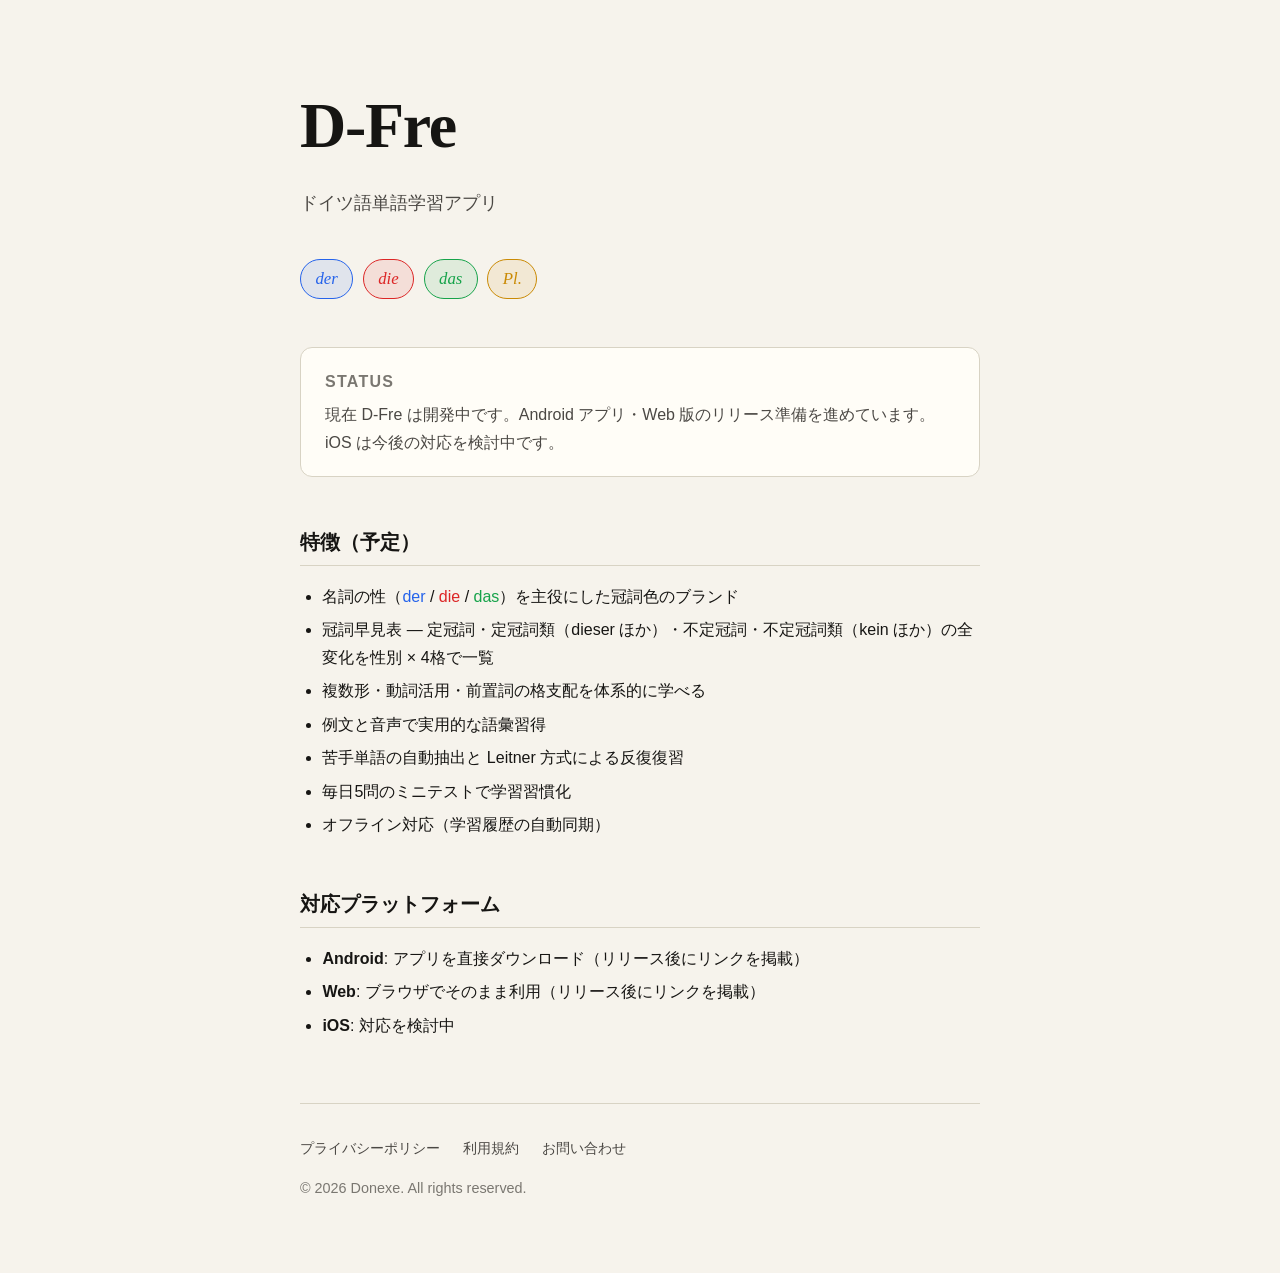
<file: index.html>
<!doctype html>
<html lang="ja">
<head>
  <meta charset="utf-8" />
  <meta name="viewport" content="width=device-width, initial-scale=1" />
  <title>D-Fre — ドイツ語単語学習アプリ</title>
  <meta name="description" content="D-Fre は、名詞の性・複数形・動詞活用・前置詞の格支配を主役に据えたドイツ語単語学習アプリです。" />
  <meta property="og:title" content="D-Fre — ドイツ語単語学習アプリ" />
  <meta property="og:description" content="冠詞色・例文・音声・苦手復習でドイツ語の語彙を体系的に。" />
  <meta property="og:type" content="website" />
  <link rel="stylesheet" href="./styles.css" />
  <style>
    /* index 固有レイアウト（共通分は styles.css） */
    body { line-height: 1.7; }
    .wrap { max-width: 720px; margin: 0 auto; padding: 4rem 1.25rem; }
    .brand {
      font-family: "Hiragino Mincho ProN", "Yu Mincho", serif;
      font-size: 4rem;
      letter-spacing: -0.02em;
      margin: 0 0 0.5rem;
    }
    .tagline { color: var(--ink-2); font-size: 1.1rem; margin: 0 0 2.5rem; }
    .articles { display: flex; gap: 0.6rem; flex-wrap: wrap; margin-bottom: 3rem; }
    .chip {
      font-family: "Hiragino Mincho ProN", serif;
      font-style: italic;
      font-size: 1.05rem;
      padding: 0.3rem 0.9rem;
      border-radius: 999px;
      border: 1px solid currentColor;
      background: color-mix(in oklab, currentColor 10%, transparent);
    }
    .chip.der { color: var(--der); }
    .chip.die { color: var(--die); }
    .chip.das { color: var(--das); }
    .chip.plural { color: var(--plural); }

    .status {
      background: var(--card);
      border: 1px solid var(--rule);
      border-radius: 12px;
      padding: 1.25rem 1.5rem;
      margin-bottom: 2.5rem;
    }
    /* 共通 h2 のボーダー等を打ち消し、ステータス見出し用に上書き */
    .status h2 {
      margin: 0 0 0.4rem;
      font-size: 1rem;
      color: var(--ink-3);
      font-weight: 600;
      letter-spacing: 0.08em;
      text-transform: uppercase;
      border-bottom: none;
      padding-bottom: 0;
    }
    .status p { margin: 0; color: var(--ink-2); }

    h2.section { margin-top: 3rem; }
    ul.features li { margin-bottom: 0.4rem; }

    footer { margin-top: 4rem; padding-top: 2rem; font-size: 0.9rem; }
    footer a { color: var(--ink-2); text-decoration: none; margin-right: 1.2rem; }
    footer a:hover { color: var(--link); }
    .copyright { display: block; margin-top: 1rem; color: var(--ink-3); }
  </style>
</head>
<body>

<main class="wrap">

  <h1 class="brand">D-Fre</h1>
  <p class="tagline">ドイツ語単語学習アプリ</p>

  <div class="articles" aria-label="冠詞色">
    <span class="chip der">der</span>
    <span class="chip die">die</span>
    <span class="chip das">das</span>
    <span class="chip plural">Pl.</span>
  </div>

  <section class="status">
    <h2>Status</h2>
    <p>現在 D-Fre は開発中です。Android アプリ・Web 版のリリース準備を進めています。iOS は今後の対応を検討中です。</p>
  </section>

  <h2 class="section">特徴（予定）</h2>
  <ul class="features">
    <li>名詞の性（<span style="color:var(--der)">der</span> / <span style="color:var(--die)">die</span> / <span style="color:var(--das)">das</span>）を主役にした冠詞色のブランド</li>
    <li>冠詞早見表 — 定冠詞・定冠詞類（dieser ほか）・不定冠詞・不定冠詞類（kein ほか）の全変化を性別 × 4格で一覧</li>
    <li>複数形・動詞活用・前置詞の格支配を体系的に学べる</li>
    <li>例文と音声で実用的な語彙習得</li>
    <li>苦手単語の自動抽出と Leitner 方式による反復復習</li>
    <li>毎日5問のミニテストで学習習慣化</li>
    <li>オフライン対応（学習履歴の自動同期）</li>
  </ul>

  <h2 class="section">対応プラットフォーム</h2>
  <ul class="features">
    <li><strong>Android</strong>: アプリを直接ダウンロード（リリース後にリンクを掲載）</li>
    <li><strong>Web</strong>: ブラウザでそのまま利用（リリース後にリンクを掲載）</li>
    <li><strong>iOS</strong>: 対応を検討中</li>
  </ul>

  <footer>
    <a href="./privacy.html">プライバシーポリシー</a>
    <a href="./terms.html">利用規約</a>
    <a href="mailto:Sikun0708@gmail.com">お問い合わせ</a>
    <span class="copyright">© 2026 Donexe. All rights reserved.</span>
  </footer>

</main>

</body>
</html>
</file>
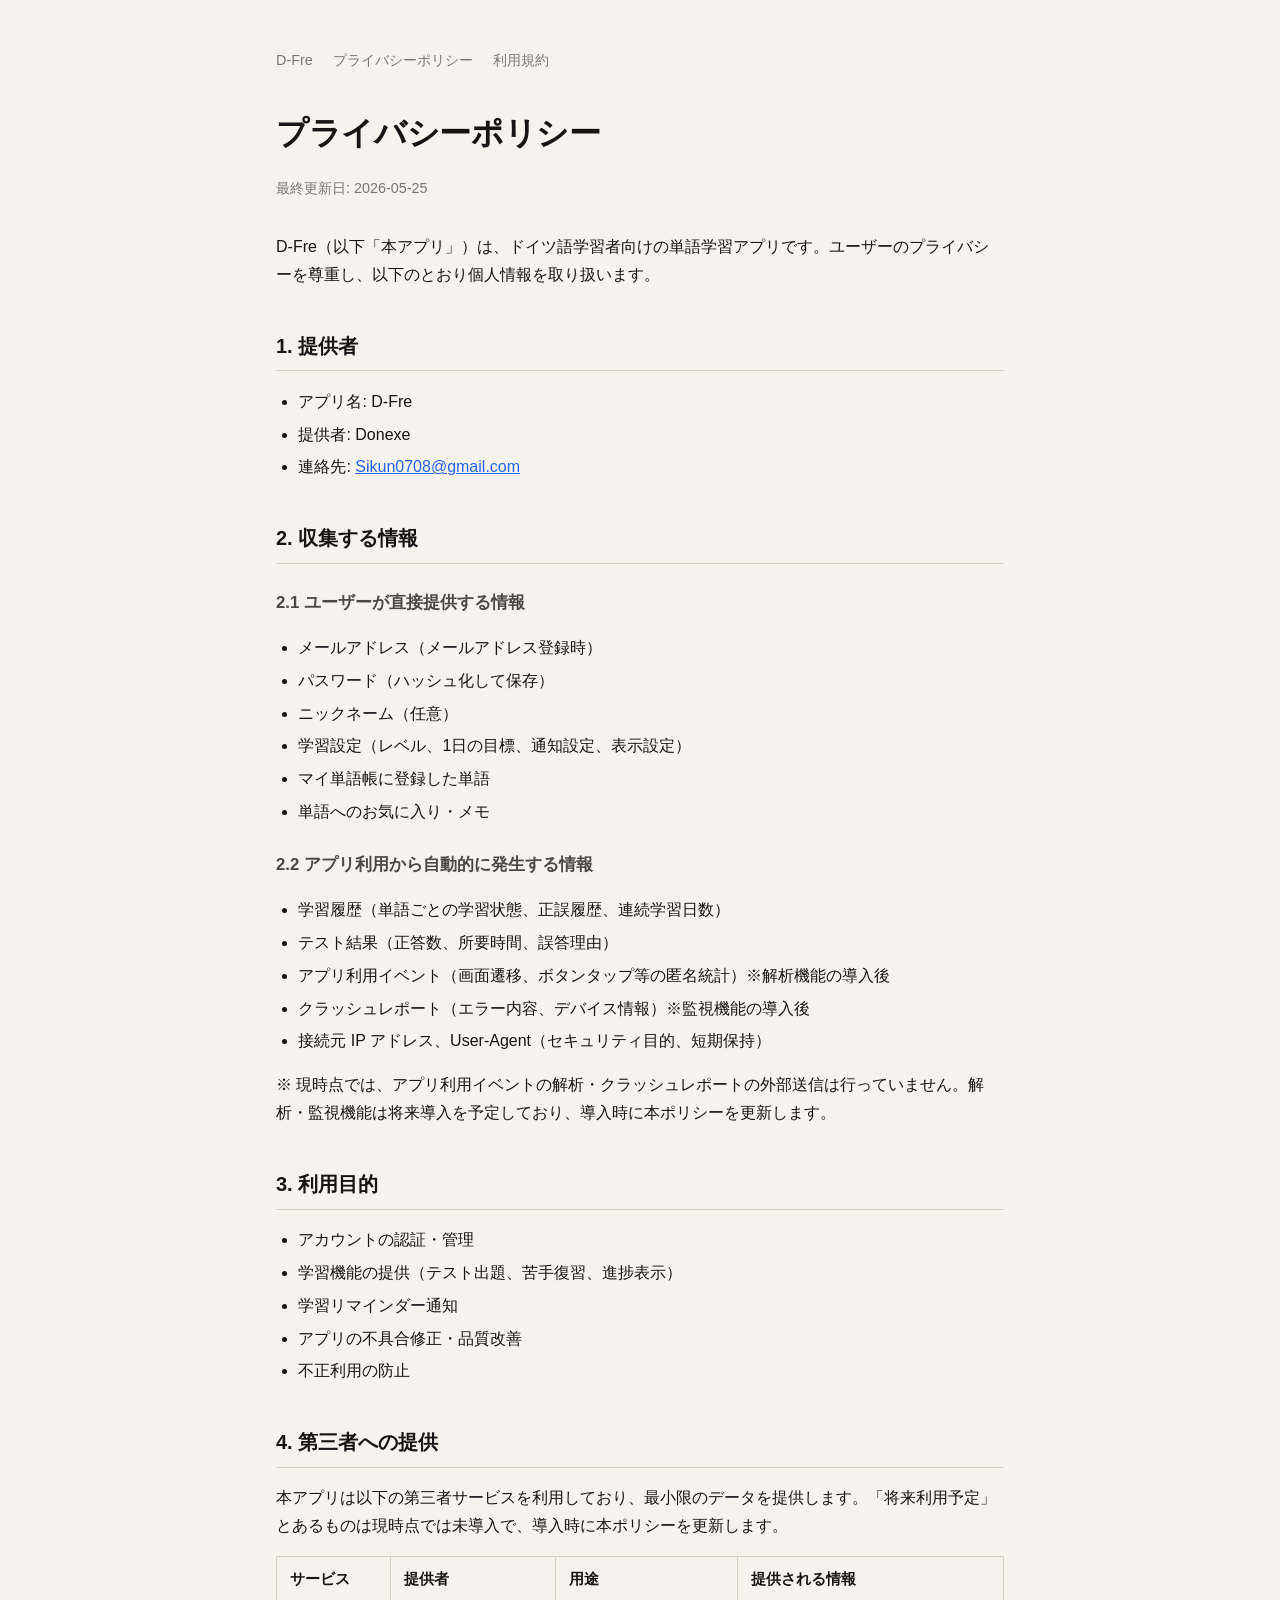
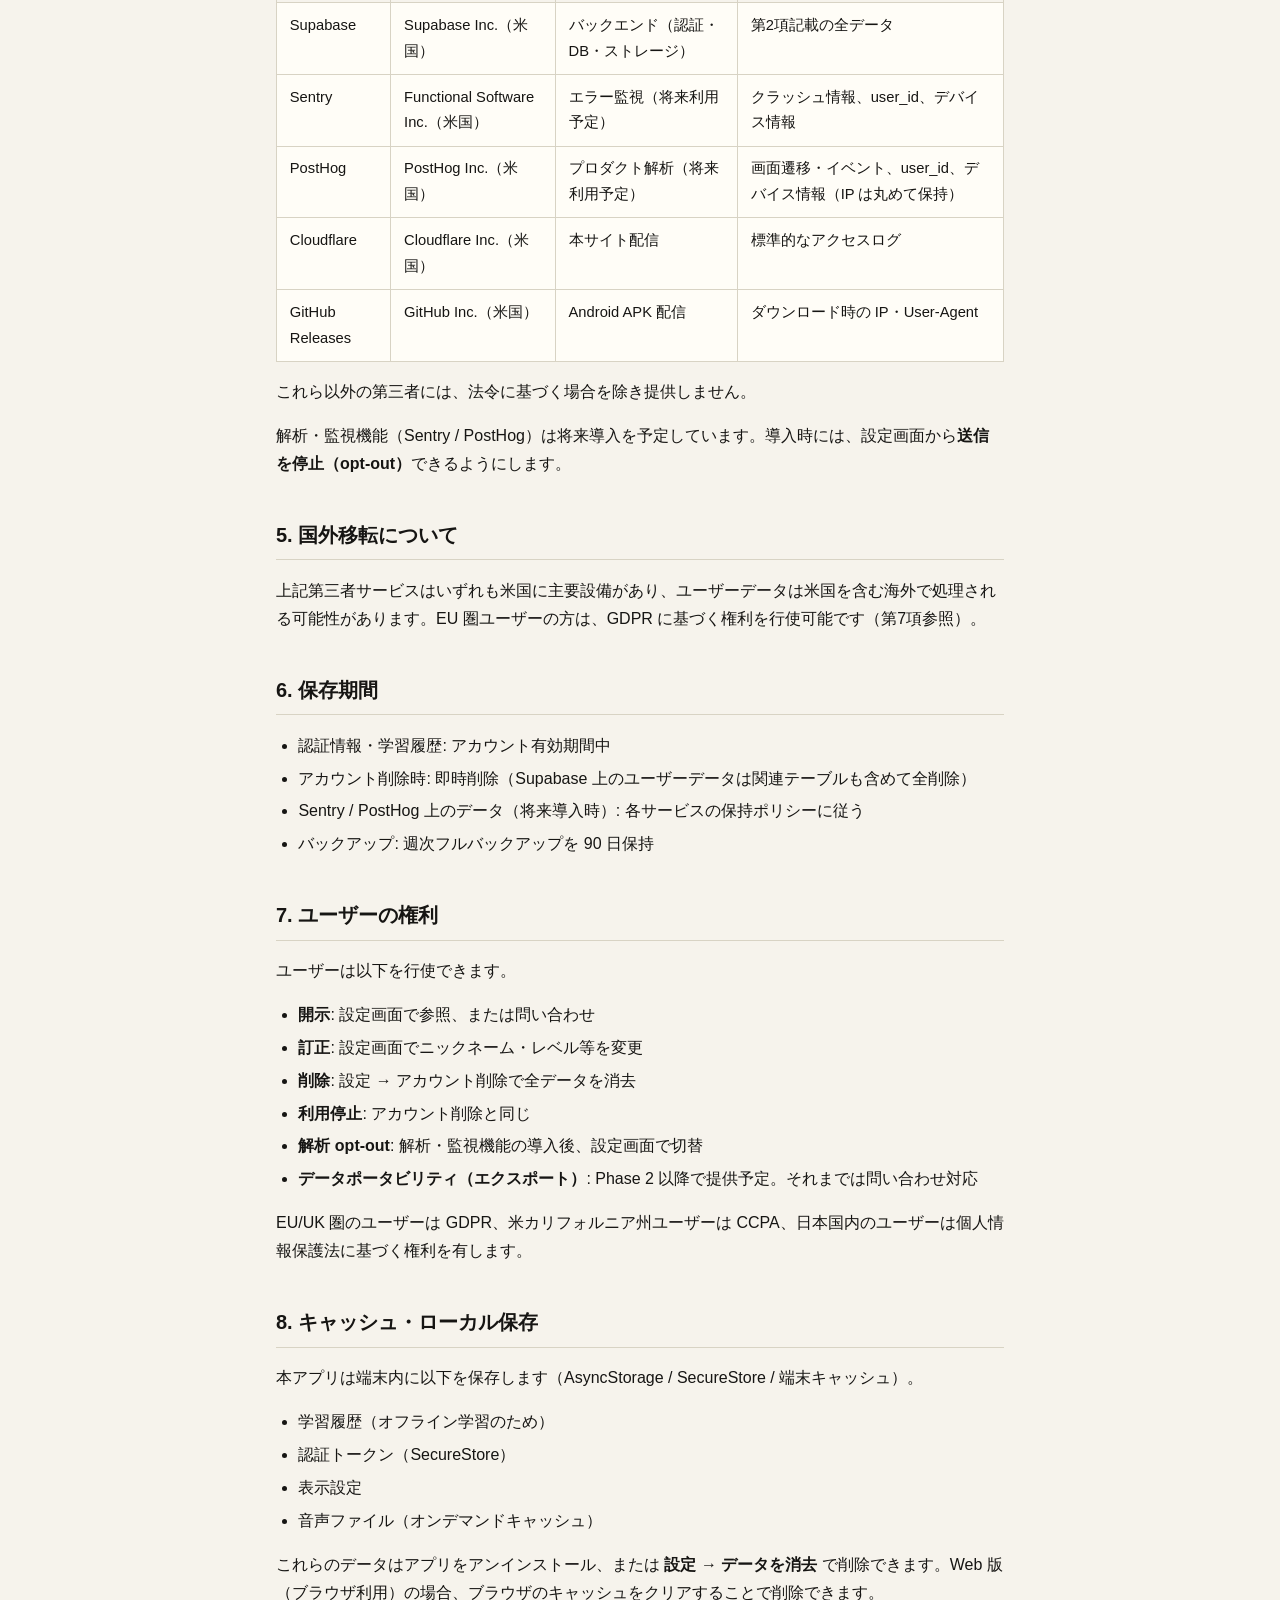
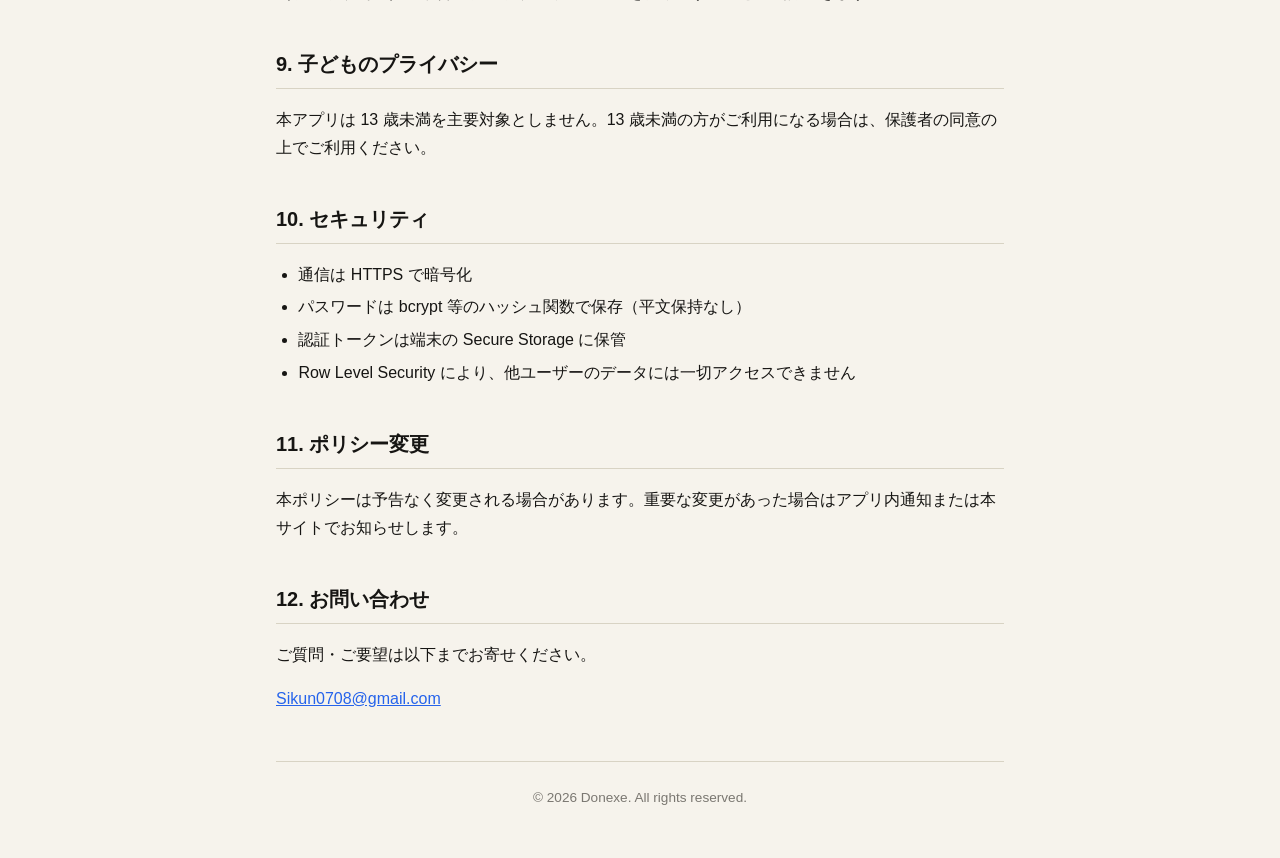
<file: privacy.html>
<!doctype html>
<html lang="ja">
<head>
  <meta charset="utf-8" />
  <meta name="viewport" content="width=device-width, initial-scale=1" />
  <title>プライバシーポリシー | D-Fre</title>
  <meta name="description" content="D-Fre（ドイツ語単語学習アプリ）のプライバシーポリシー。収集する情報、利用目的、第三者提供、ユーザーの権利について。" />
  <link rel="stylesheet" href="./styles.css" />
  <style>
    /* privacy 固有（共通分は styles.css） */
    body { max-width: 760px; margin: 2rem auto; padding: 1rem; line-height: 1.75; }
    header { margin-bottom: 2rem; }
    footer { margin-top: 3rem; padding-top: 1.5rem; font-size: 0.85rem; text-align: center; }
  </style>
</head>
<body>

<nav>
  <a href="./index.html">D-Fre</a>
  <a href="./privacy.html">プライバシーポリシー</a>
  <a href="./terms.html">利用規約</a>
</nav>

<header>
  <h1>プライバシーポリシー</h1>
  <p class="meta">最終更新日: 2026-05-25</p>
</header>

<p>D-Fre（以下「本アプリ」）は、ドイツ語学習者向けの単語学習アプリです。ユーザーのプライバシーを尊重し、以下のとおり個人情報を取り扱います。</p>

<h2>1. 提供者</h2>
<ul>
  <li>アプリ名: D-Fre</li>
  <li>提供者: Donexe</li>
  <li>連絡先: <a href="mailto:Sikun0708@gmail.com">Sikun0708@gmail.com</a></li>
</ul>

<h2>2. 収集する情報</h2>

<h3>2.1 ユーザーが直接提供する情報</h3>
<ul>
  <li>メールアドレス（メールアドレス登録時）</li>
  <li>パスワード（ハッシュ化して保存）</li>
  <li>ニックネーム（任意）</li>
  <li>学習設定（レベル、1日の目標、通知設定、表示設定）</li>
  <li>マイ単語帳に登録した単語</li>
  <li>単語へのお気に入り・メモ</li>
</ul>

<h3>2.2 アプリ利用から自動的に発生する情報</h3>
<ul>
  <li>学習履歴（単語ごとの学習状態、正誤履歴、連続学習日数）</li>
  <li>テスト結果（正答数、所要時間、誤答理由）</li>
  <li>アプリ利用イベント（画面遷移、ボタンタップ等の匿名統計）※解析機能の導入後</li>
  <li>クラッシュレポート（エラー内容、デバイス情報）※監視機能の導入後</li>
  <li>接続元 IP アドレス、User-Agent（セキュリティ目的、短期保持）</li>
</ul>
<p>※ 現時点では、アプリ利用イベントの解析・クラッシュレポートの外部送信は行っていません。解析・監視機能は将来導入を予定しており、導入時に本ポリシーを更新します。</p>

<h2>3. 利用目的</h2>
<ul>
  <li>アカウントの認証・管理</li>
  <li>学習機能の提供（テスト出題、苦手復習、進捗表示）</li>
  <li>学習リマインダー通知</li>
  <li>アプリの不具合修正・品質改善</li>
  <li>不正利用の防止</li>
</ul>

<h2>4. 第三者への提供</h2>
<p>本アプリは以下の第三者サービスを利用しており、最小限のデータを提供します。「将来利用予定」とあるものは現時点では未導入で、導入時に本ポリシーを更新します。</p>

<table>
  <thead>
    <tr>
      <th>サービス</th>
      <th>提供者</th>
      <th>用途</th>
      <th>提供される情報</th>
    </tr>
  </thead>
  <tbody>
    <tr>
      <td>Supabase</td>
      <td>Supabase Inc.（米国）</td>
      <td>バックエンド（認証・DB・ストレージ）</td>
      <td>第2項記載の全データ</td>
    </tr>
    <tr>
      <td>Sentry</td>
      <td>Functional Software Inc.（米国）</td>
      <td>エラー監視（将来利用予定）</td>
      <td>クラッシュ情報、user_id、デバイス情報</td>
    </tr>
    <tr>
      <td>PostHog</td>
      <td>PostHog Inc.（米国）</td>
      <td>プロダクト解析（将来利用予定）</td>
      <td>画面遷移・イベント、user_id、デバイス情報（IP は丸めて保持）</td>
    </tr>
    <tr>
      <td>Cloudflare</td>
      <td>Cloudflare Inc.（米国）</td>
      <td>本サイト配信</td>
      <td>標準的なアクセスログ</td>
    </tr>
    <tr>
      <td>GitHub Releases</td>
      <td>GitHub Inc.（米国）</td>
      <td>Android APK 配信</td>
      <td>ダウンロード時の IP・User-Agent</td>
    </tr>
  </tbody>
</table>

<p>これら以外の第三者には、法令に基づく場合を除き提供しません。</p>

<p>解析・監視機能（Sentry / PostHog）は将来導入を予定しています。導入時には、設定画面から<strong>送信を停止（opt-out）</strong>できるようにします。</p>

<h2>5. 国外移転について</h2>
<p>上記第三者サービスはいずれも米国に主要設備があり、ユーザーデータは米国を含む海外で処理される可能性があります。EU 圏ユーザーの方は、GDPR に基づく権利を行使可能です（第7項参照）。</p>

<h2>6. 保存期間</h2>
<ul>
  <li>認証情報・学習履歴: アカウント有効期間中</li>
  <li>アカウント削除時: 即時削除（Supabase 上のユーザーデータは関連テーブルも含めて全削除）</li>
  <li>Sentry / PostHog 上のデータ（将来導入時）: 各サービスの保持ポリシーに従う</li>
  <li>バックアップ: 週次フルバックアップを 90 日保持</li>
</ul>

<h2>7. ユーザーの権利</h2>
<p>ユーザーは以下を行使できます。</p>
<ul>
  <li><strong>開示</strong>: 設定画面で参照、または問い合わせ</li>
  <li><strong>訂正</strong>: 設定画面でニックネーム・レベル等を変更</li>
  <li><strong>削除</strong>: 設定 → アカウント削除で全データを消去</li>
  <li><strong>利用停止</strong>: アカウント削除と同じ</li>
  <li><strong>解析 opt-out</strong>: 解析・監視機能の導入後、設定画面で切替</li>
  <li><strong>データポータビリティ（エクスポート）</strong>: Phase 2 以降で提供予定。それまでは問い合わせ対応</li>
</ul>
<p>EU/UK 圏のユーザーは GDPR、米カリフォルニア州ユーザーは CCPA、日本国内のユーザーは個人情報保護法に基づく権利を有します。</p>

<h2>8. キャッシュ・ローカル保存</h2>
<p>本アプリは端末内に以下を保存します（AsyncStorage / SecureStore / 端末キャッシュ）。</p>
<ul>
  <li>学習履歴（オフライン学習のため）</li>
  <li>認証トークン（SecureStore）</li>
  <li>表示設定</li>
  <li>音声ファイル（オンデマンドキャッシュ）</li>
</ul>
<p>これらのデータはアプリをアンインストール、または <strong>設定 → データを消去</strong> で削除できます。Web 版（ブラウザ利用）の場合、ブラウザのキャッシュをクリアすることで削除できます。</p>

<h2>9. 子どものプライバシー</h2>
<p>本アプリは 13 歳未満を主要対象としません。13 歳未満の方がご利用になる場合は、保護者の同意の上でご利用ください。</p>

<h2>10. セキュリティ</h2>
<ul>
  <li>通信は HTTPS で暗号化</li>
  <li>パスワードは bcrypt 等のハッシュ関数で保存（平文保持なし）</li>
  <li>認証トークンは端末の Secure Storage に保管</li>
  <li>Row Level Security により、他ユーザーのデータには一切アクセスできません</li>
</ul>

<h2>11. ポリシー変更</h2>
<p>本ポリシーは予告なく変更される場合があります。重要な変更があった場合はアプリ内通知または本サイトでお知らせします。</p>

<h2>12. お問い合わせ</h2>
<p>ご質問・ご要望は以下までお寄せください。</p>
<p><a href="mailto:Sikun0708@gmail.com">Sikun0708@gmail.com</a></p>

<footer>
  © 2026 Donexe. All rights reserved.
</footer>

</body>
</html>
</file>
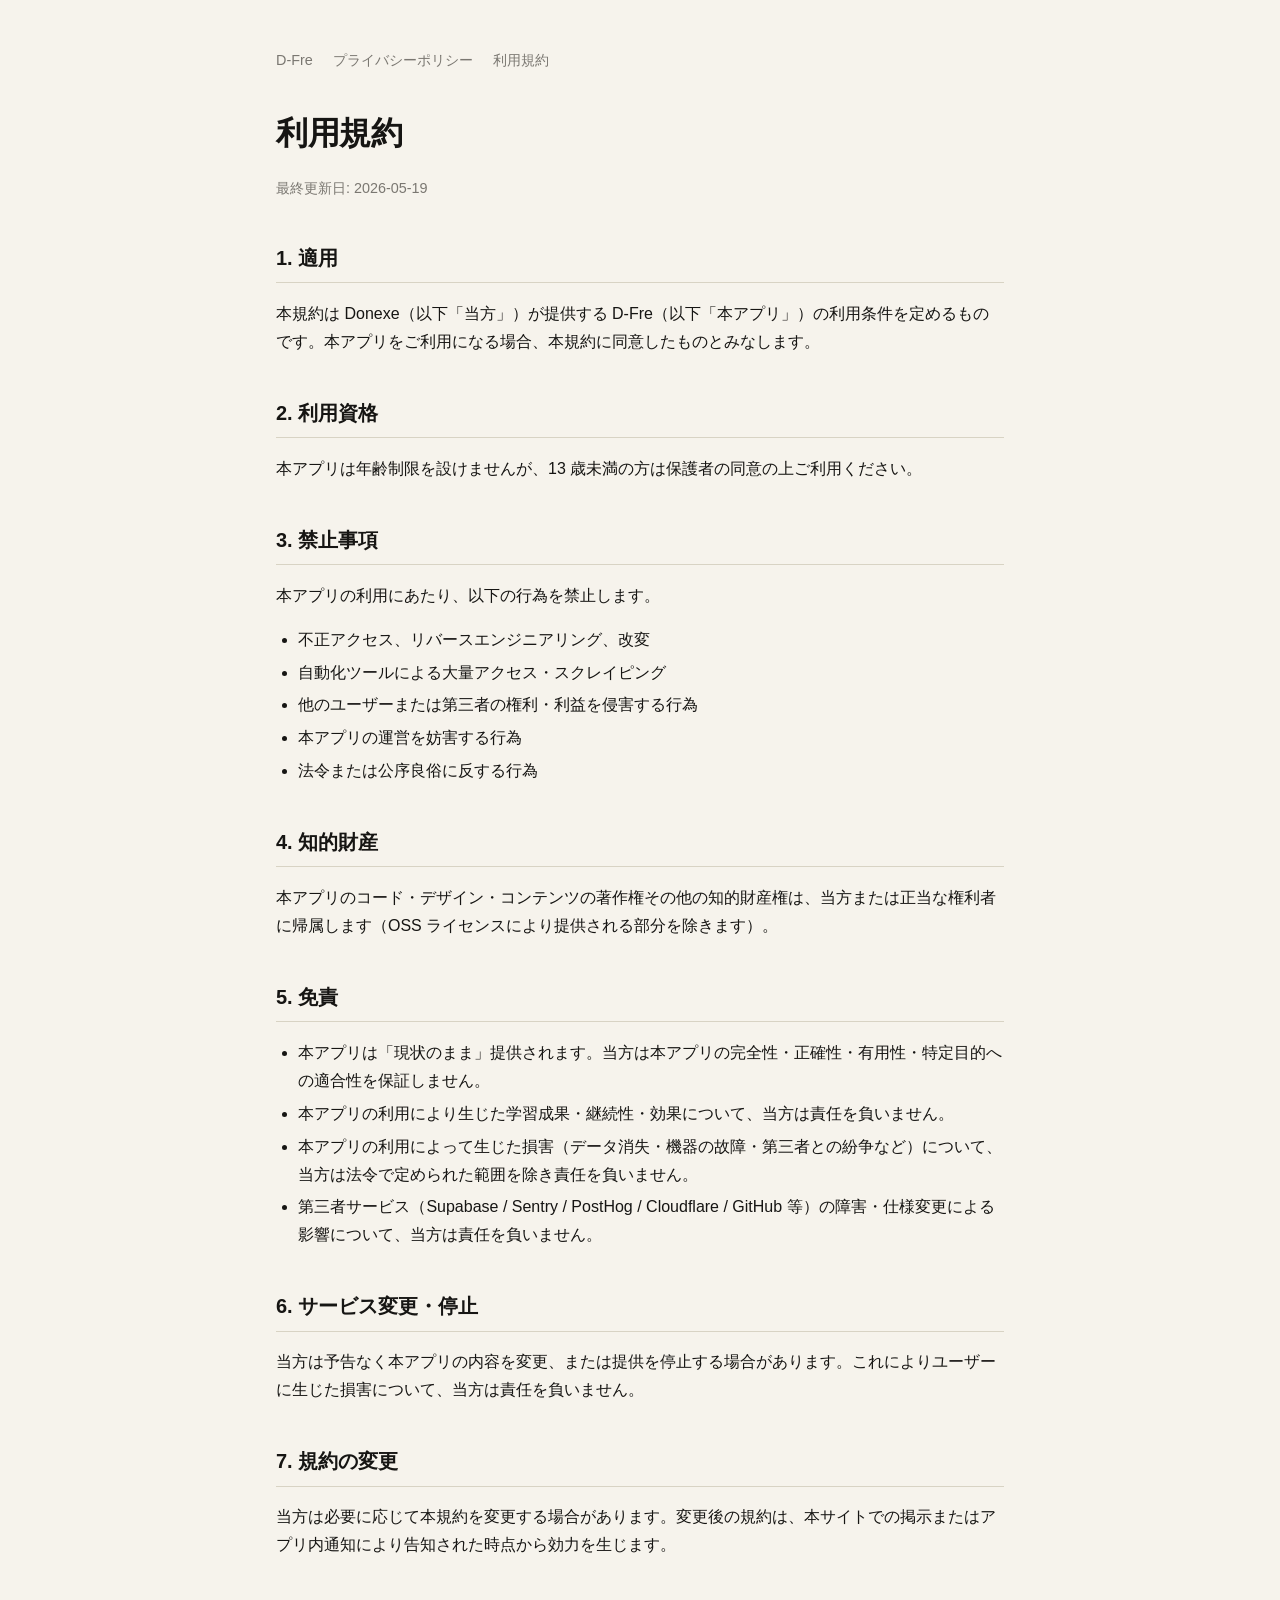
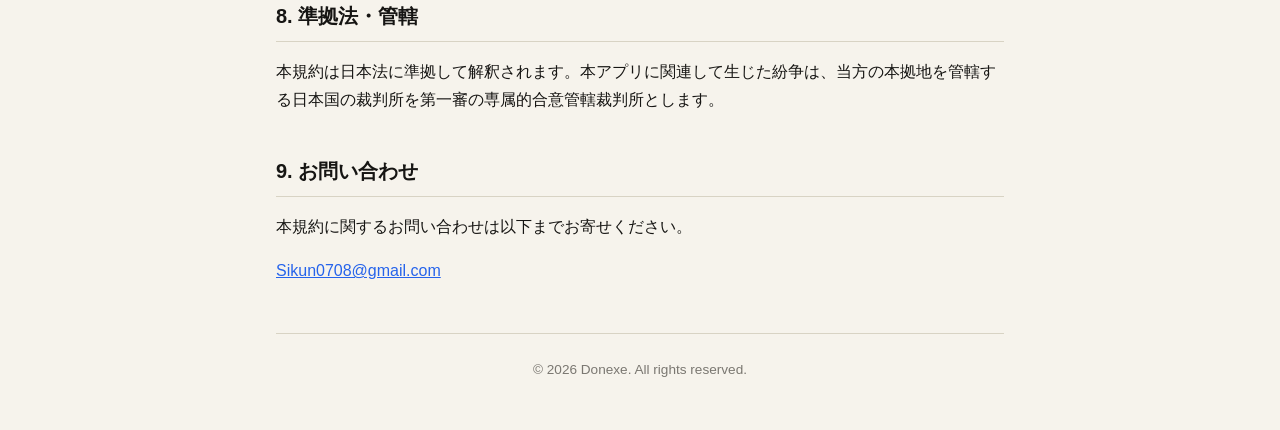
<file: terms.html>
<!doctype html>
<html lang="ja">
<head>
  <meta charset="utf-8" />
  <meta name="viewport" content="width=device-width, initial-scale=1" />
  <title>利用規約 | D-Fre</title>
  <meta name="description" content="D-Fre（ドイツ語単語学習アプリ）の利用規約。利用条件・禁止事項・免責事項・準拠法。" />
  <link rel="stylesheet" href="./styles.css" />
  <style>
    /* terms 固有（共通分は styles.css） */
    body { max-width: 760px; margin: 2rem auto; padding: 1rem; line-height: 1.75; }
    header { margin-bottom: 2rem; }
    footer { margin-top: 3rem; padding-top: 1.5rem; font-size: 0.85rem; text-align: center; }
  </style>
</head>
<body>

<nav>
  <a href="./index.html">D-Fre</a>
  <a href="./privacy.html">プライバシーポリシー</a>
  <a href="./terms.html">利用規約</a>
</nav>

<header>
  <h1>利用規約</h1>
  <p class="meta">最終更新日: 2026-05-19</p>
</header>

<h2>1. 適用</h2>
<p>本規約は Donexe（以下「当方」）が提供する D-Fre（以下「本アプリ」）の利用条件を定めるものです。本アプリをご利用になる場合、本規約に同意したものとみなします。</p>

<h2>2. 利用資格</h2>
<p>本アプリは年齢制限を設けませんが、13 歳未満の方は保護者の同意の上ご利用ください。</p>

<h2>3. 禁止事項</h2>
<p>本アプリの利用にあたり、以下の行為を禁止します。</p>
<ul>
  <li>不正アクセス、リバースエンジニアリング、改変</li>
  <li>自動化ツールによる大量アクセス・スクレイピング</li>
  <li>他のユーザーまたは第三者の権利・利益を侵害する行為</li>
  <li>本アプリの運営を妨害する行為</li>
  <li>法令または公序良俗に反する行為</li>
</ul>

<h2>4. 知的財産</h2>
<p>本アプリのコード・デザイン・コンテンツの著作権その他の知的財産権は、当方または正当な権利者に帰属します（OSS ライセンスにより提供される部分を除きます）。</p>

<h2>5. 免責</h2>
<ul>
  <li>本アプリは「現状のまま」提供されます。当方は本アプリの完全性・正確性・有用性・特定目的への適合性を保証しません。</li>
  <li>本アプリの利用により生じた学習成果・継続性・効果について、当方は責任を負いません。</li>
  <li>本アプリの利用によって生じた損害（データ消失・機器の故障・第三者との紛争など）について、当方は法令で定められた範囲を除き責任を負いません。</li>
  <li>第三者サービス（Supabase / Sentry / PostHog / Cloudflare / GitHub 等）の障害・仕様変更による影響について、当方は責任を負いません。</li>
</ul>

<h2>6. サービス変更・停止</h2>
<p>当方は予告なく本アプリの内容を変更、または提供を停止する場合があります。これによりユーザーに生じた損害について、当方は責任を負いません。</p>

<h2>7. 規約の変更</h2>
<p>当方は必要に応じて本規約を変更する場合があります。変更後の規約は、本サイトでの掲示またはアプリ内通知により告知された時点から効力を生じます。</p>

<h2>8. 準拠法・管轄</h2>
<p>本規約は日本法に準拠して解釈されます。本アプリに関連して生じた紛争は、当方の本拠地を管轄する日本国の裁判所を第一審の専属的合意管轄裁判所とします。</p>

<h2>9. お問い合わせ</h2>
<p>本規約に関するお問い合わせは以下までお寄せください。</p>
<p><a href="mailto:Sikun0708@gmail.com">Sikun0708@gmail.com</a></p>

<footer>
  © 2026 Donexe. All rights reserved.
</footer>

</body>
</html>
</file>
<file: styles.css>
/* D-Fre LP 共通スタイル（Site-3: 3ページ共通CSSを集約してDRY化）
   ページ固有のレイアウトは各 HTML の <style> に残す。 */

:root {
  --paper: #f6f3ec;
  --card: #fffdf7;
  --ink: #161513;
  --ink-2: #4b4844;
  --ink-3: #7a7771;
  --rule: #d8d3c4;
  --link: #2563eb;
  --der: #2563eb;
  --die: #dc2626;
  --das: #16a34a;
  --plural: #ca8a04;
}
@media (prefers-color-scheme: dark) {
  :root {
    --paper: #14130f;
    --card: #1a1914;
    --ink: #f1ede2;
    --ink-2: #b8b4a7;
    --ink-3: #7e7a6e;
    --rule: #2e2c25;
    --link: #6b9dff;
    --der: #6b9dff;
    --die: #f06770;
    --das: #5fc77b;
    --plural: #e9c553;
  }
}

* { box-sizing: border-box; }

body {
  font-family: "Hiragino Sans", "Yu Gothic", -apple-system, BlinkMacSystemFont, "Segoe UI", sans-serif;
  color: var(--ink);
  background: var(--paper);
  -webkit-font-smoothing: antialiased;
}

a { color: var(--link); }

/* Site-2: キーボード操作時のフォーカスを可視化（nav/footer 含む全リンク共通） */
a:focus-visible {
  outline: 2px solid var(--link);
  outline-offset: 2px;
  border-radius: 3px;
}

nav { margin-bottom: 2rem; font-size: 0.9rem; }
nav a { color: var(--ink-3); text-decoration: none; margin-right: 1rem; }
nav a:hover { color: var(--link); }

h1 {
  font-family: "Hiragino Mincho ProN", "Yu Mincho", serif;
  font-size: 2rem;
  margin: 0 0 0.5rem;
  letter-spacing: -0.01em;
}
.meta { color: var(--ink-3); font-size: 0.9rem; }

h2 {
  margin-top: 2.5rem;
  font-size: 1.25rem;
  border-bottom: 1px solid var(--rule);
  padding-bottom: 0.4rem;
}
h3 { margin-top: 1.5rem; font-size: 1.05rem; color: var(--ink-2); }

table { border-collapse: collapse; width: 100%; margin: 1rem 0; font-size: 0.92rem; background: var(--card); }
th, td { border: 1px solid var(--rule); padding: 0.6rem 0.8rem; text-align: left; vertical-align: top; }
th { background: var(--paper); font-weight: 600; }

ul { padding-left: 1.4rem; }
li { margin-bottom: 0.3rem; }

footer { border-top: 1px solid var(--rule); color: var(--ink-3); }
</file>
